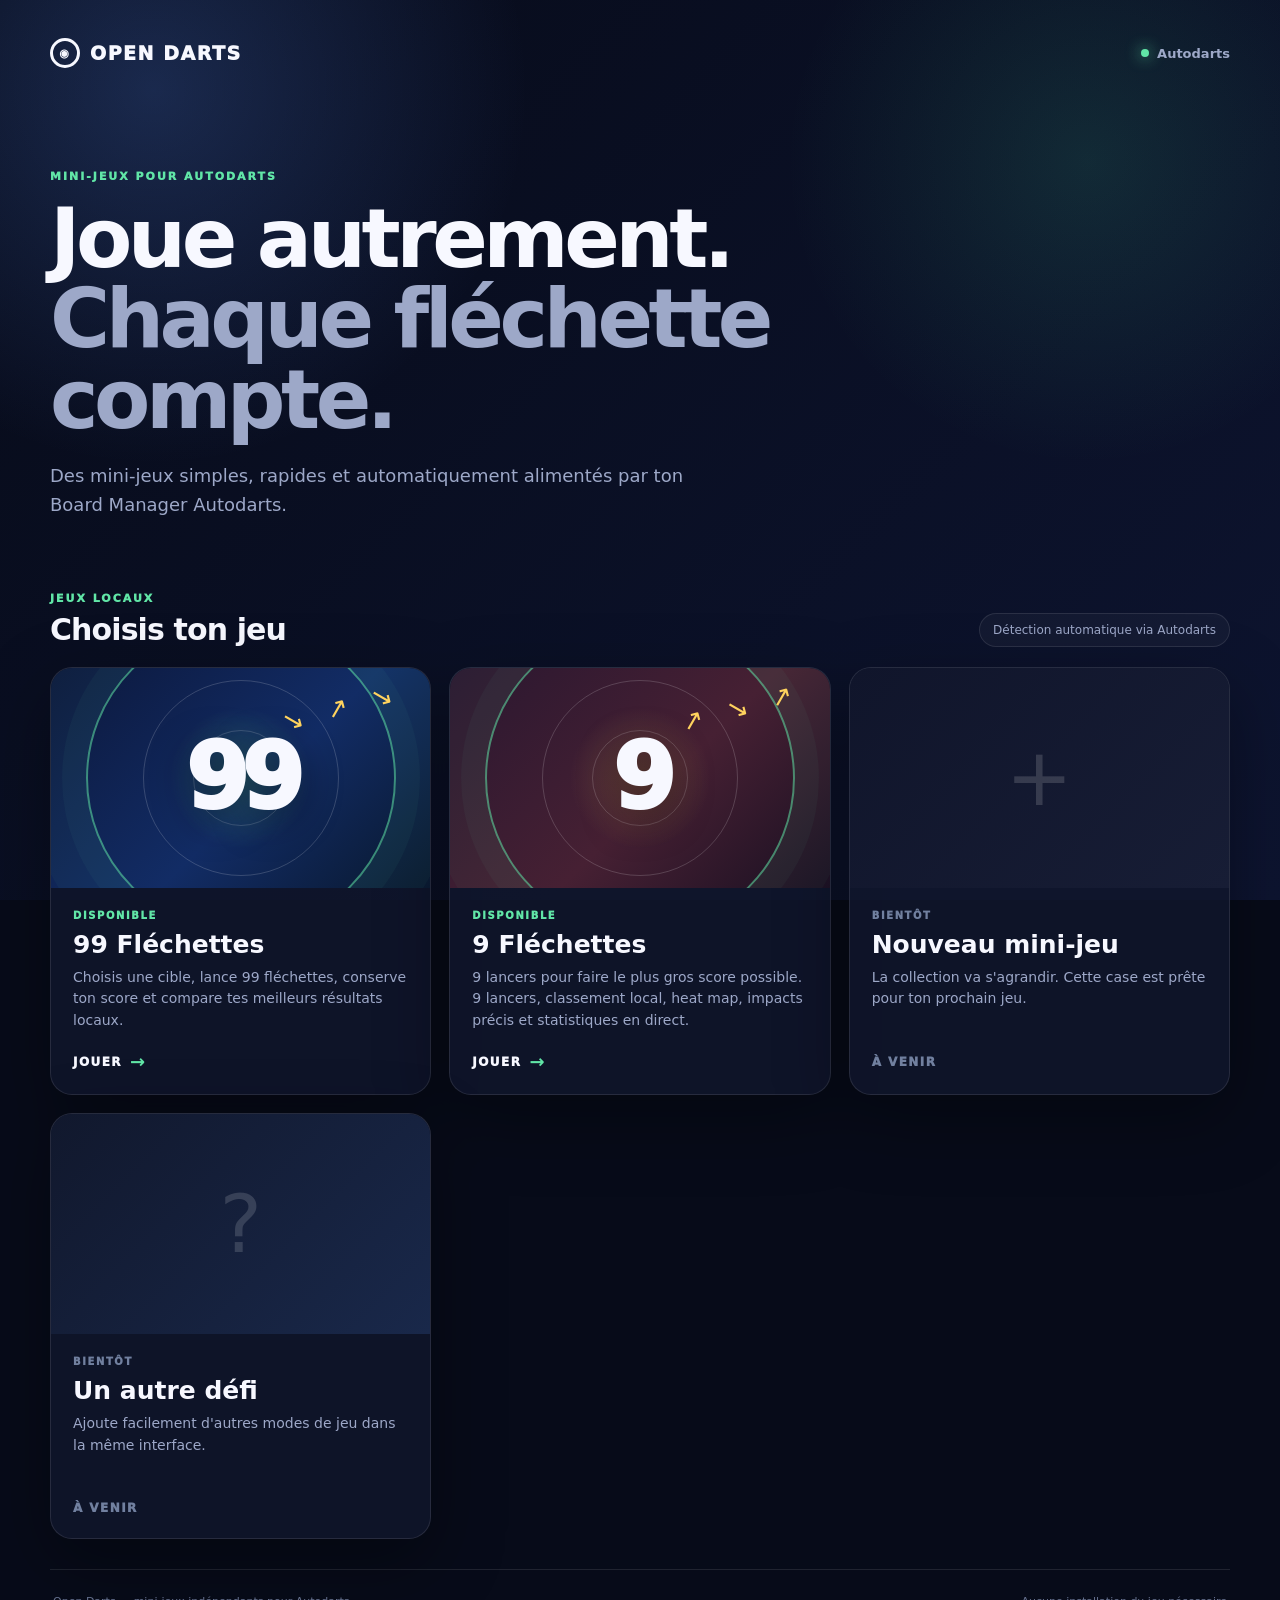
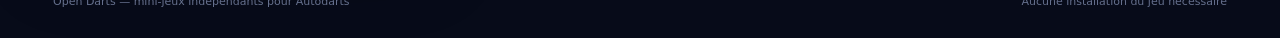
<file: index.html>
<!doctype html><html lang="fr"><head><meta charset="utf-8"><meta name="viewport" content="width=device-width,initial-scale=1"><title>Open Darts — Mini-jeux Autodarts</title><link rel="stylesheet" href="style.css"></head><body><div class="site-bg"></div><main class="home"><header class="topbar"><a class="brand" href="./"><span class="brand-mark">◉</span><span>OPEN DARTS</span></a><div class="top-actions"><span class="live-dot"></span><span>Autodarts</span></div></header><section class="hero"><div class="eyebrow">MINI-JEUX POUR AUTODARTS</div><h1>Joue autrement.<br><span>Chaque fléchette compte.</span></h1><p>Des mini-jeux simples, rapides et automatiquement alimentés par ton Board Manager Autodarts.</p></section><section class="games-section"><div class="section-head"><div><div class="eyebrow">JEUX LOCAUX</div><h2>Choisis ton jeu</h2></div><div class="connection-note">Détection automatique via Autodarts</div></div><div class="games-grid"><a class="game-card featured" href="./99-darts/"><div class="game-art art-99"><div class="art-rings"></div><div class="art-number">99</div><div class="art-darts">↘ ↗ ↘</div></div><div class="game-info"><div class="game-tag">DISPONIBLE</div><h3>99 Fléchettes</h3><p>Choisis une cible, lance 99 fléchettes, conserve ton score et compare tes meilleurs résultats locaux.</p><span class="play-link">JOUER <b>→</b></span></div></a><a class="game-card featured" href="./9-darts/"><div class="game-art art-9"><div class="art-rings"></div><div class="art-number">9</div><div class="art-darts">↗ ↘ ↗</div></div><div class="game-info"><div class="game-tag">DISPONIBLE</div><h3>9 Fléchettes</h3><p>9 lancers pour faire le plus gros score possible. 9 lancers, classement local, heat map, impacts précis et statistiques en direct.</p><span class="play-link">JOUER <b>→</b></span></div></a><div class="game-card coming"><div class="game-art art-coming"><div class="plus">+</div></div><div class="game-info"><div class="game-tag muted-tag">BIENTÔT</div><h3>Nouveau mini-jeu</h3><p>La collection va s'agrandir. Cette case est prête pour ton prochain jeu.</p><span class="play-link muted-link">À VENIR</span></div></div><div class="game-card coming"><div class="game-art art-coming alt"><div class="question">?</div></div><div class="game-info"><div class="game-tag muted-tag">BIENTÔT</div><h3>Un autre défi</h3><p>Ajoute facilement d'autres modes de jeu dans la même interface.</p><span class="play-link muted-link">À VENIR</span></div></div></div></section><footer><span>Open Darts — mini-jeux indépendants pour Autodarts</span><span>Aucune installation du jeu nécessaire</span></footer></main></body></html>
</file>
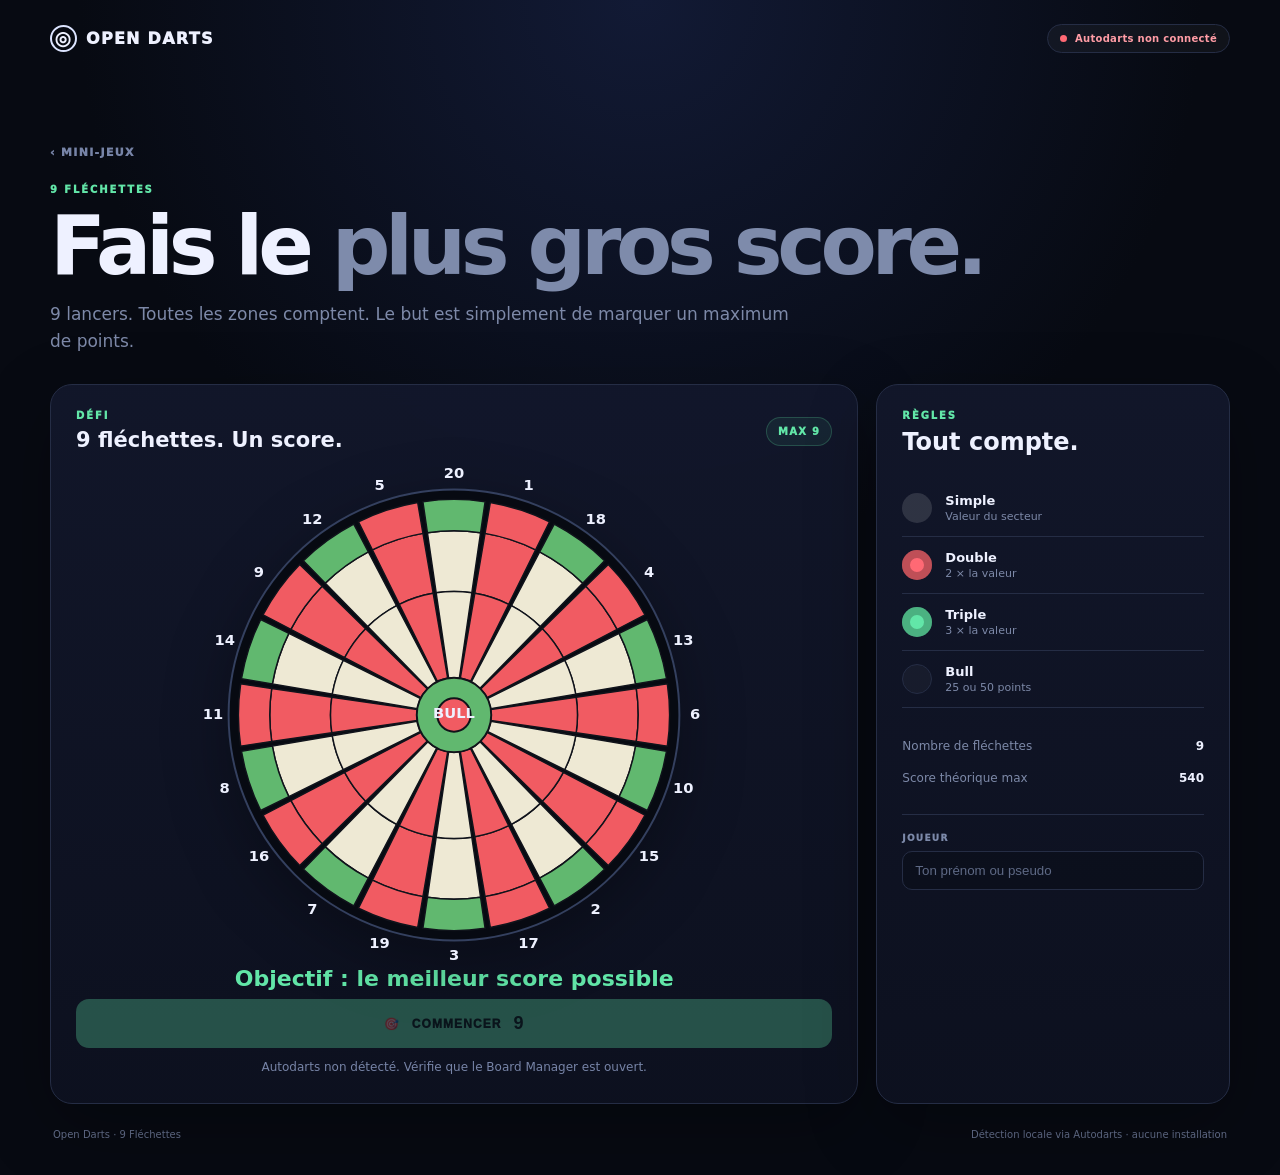
<file: 9-darts/index.html>
<!doctype html>
<html lang="fr">
<head>
<meta charset="utf-8"><meta name="viewport" content="width=device-width,initial-scale=1">
<title>9 Fléchettes — Open Darts</title><link rel="stylesheet" href="style.css">
</head>
<body><div class="app">
<header class="topbar"><a class="brand" href="../"><span class="brand-mark">◎</span> OPEN DARTS</a><div id="connection" class="status connecting"><span class="status-dot"></span>Connexion à Autodarts…</div></header>
<main class="screen">
<section id="setup" class="setup-screen">
<div class="page-title"><a class="back" href="../">‹ MINI-JEUX</a><div class="eyebrow">9 FLÉCHETTES</div><h1>Fais le <span>plus gros score.</span></h1><p>9 lancers. Toutes les zones comptent. Le but est simplement de marquer un maximum de points.</p></div>
<div class="setup-layout">
<section class="card target-card"><div class="card-head"><div><div class="eyebrow">DÉFI</div><h2>9 fléchettes. Un score.</h2></div><div class="selected-badge">MAX 9</div></div>
<div class="board-picker"><svg id="boardSvg" viewBox="0 0 500 500" aria-label="Dartboard"></svg></div>
<div class="target-actions"><div class="target-display"><b>Objectif : le meilleur score possible</b></div><button id="startBtn" class="primary start" disabled><span>🎯</span> COMMENCER <b>9</b></button><div id="setupMessage" class="setup-message">Connexion à Autodarts…</div></div></section>
<aside class="card rules-card"><div class="eyebrow">RÈGLES</div><h2>Tout compte.</h2>
<div class="rule"><span class="rule-icon single"></span><div><b>Simple</b><small>Valeur du secteur</small></div></div>
<div class="rule"><span class="rule-icon double"></span><div><b>Double</b><small>2 × la valeur</small></div></div>
<div class="rule"><span class="rule-icon triple"></span><div><b>Triple</b><small>3 × la valeur</small></div></div>
<div class="rule"><span class="rule-icon miss"></span><div><b>Bull</b><small>25 ou 50 points</small></div></div>
<div class="rule-divider"></div><div class="mini-stat"><span>Nombre de fléchettes</span><b>9</b></div><div class="mini-stat"><span>Score théorique max</span><b>540</b></div>
<div class="player-box"><label for="playerName">JOUEUR</label><input id="playerName" maxlength="24" placeholder="Ton prénom ou pseudo"></div>
</aside></div></section>

<section id="game" class="hidden">
<div class="game-header"><div><a class="back" href="../">‹ MINI-JEUX</a><div class="game-target-label">MODE</div><div class="game-target">9 FLÉCHETTES</div></div><div id="gamePlayer" class="player-pill">JOUEUR</div></div>
<section class="card score-card"><div class="score-top"><span>FLÉCHETTES <b><span id="dartCount">0</span>/9</b></span><span>PROGRESSION <i id="percent">0%</i></span></div><div class="progress"><div id="progressBar"></div></div><div class="score-main"><div class="score-caption">SCORE</div><div id="score" class="score">0</div><div class="score-sub">moyenne <b id="average">0.00</b> / fléchette · moyenne 3 fléchettes <b id="avg3all">0.00</b></div></div></section>
<div class="dashboard">
<section class="card live-board-card"><div class="card-head"><div><div class="eyebrow">HEAT MAP</div><h2>Où partent tes fléchettes ?</h2></div><div class="heat-legend"><span>0</span><i></i><span>beaucoup</span></div></div>
<div class="heat-wrap"><svg id="heatSvg" viewBox="0 0 500 500" aria-label="Heat map en temps réel"></svg><div class="heat-center"><b id="scoreCenter">0</b><span>points</span></div></div>
<div class="coord-status"><span id="coordMode">EN ATTENTE DES COORDONNÉES</span><b><span id="exactHits">0</span>/9 impacts positionnés</b></div>
<div class="heat-foot"><span><b id="targetHits">0</b> triples</span><span><b id="currentStreak">0</b> série ≥ 20 pts</span><span><b id="bestStreak">0</b> meilleure série</span></div></section>
<aside class="side-column">
<section class="card stats-card"><div class="eyebrow">LIVE STATS</div><h2>Ta partie</h2>
<div class="stat"><span>Simples</span><b id="singleCount">0</b></div><div class="stat"><span>Doubles</span><b id="doubleCount">0</b></div><div class="stat"><span>Triples</span><b id="tripleCount">0</b></div><div class="stat"><span>Bull / Bullseye</span><b id="bullCount">0</b></div><div class="stat"><span>Score / 9</span><b id="pace9">0</b></div><div class="stat highlight"><span>Dernier lancer</span><b id="lastDart">—</b></div></section>
<section class="card stats-card compact-stats"><div class="eyebrow">FORME</div><h2>Derniers lancers</h2><div class="trend-grid"><div><span>3 dernières</span><b id="avg3">0.00</b></div><div><span>Meilleur lancer</span><b id="bestDart">0</b></div><div><span>Triple / 3D</span><b id="tripleRate">0%</b></div><div><span>Exactitude</span><b id="exactRate">0%</b></div></div></section>
<button id="resetBtn" class="secondary full">ABANDONNER LA PARTIE</button></aside></div>
<section class="card feed-card"><div class="card-head"><div><div class="eyebrow">EN DIRECT</div><h2>Les 9 fléchettes</h2></div><div class="live-pill"><span></span> LIVE</div></div><div id="throws" class="throws"></div></section>
<section id="finish" class="card finish hidden"><div class="finish-trophy">🏆</div><div id="finishPlayer" class="finish-player">JOUEUR</div><div id="finalScore" class="final-score">0</div><div class="finish-points">POINTS</div><div id="finalTarget" class="finish-target">9 fléchettes</div>
<div class="result-stats"><div><b id="finalAverage">0.00</b><span>MOY. / FLÉCHETTE</span></div><div><b id="finalBest">0</b><span>MEILLEUR LANCER</span></div><div><b id="finalTriples">0</b><span>TRIPLES</span></div><div><b id="finalBulls">0</b><span>BULLS</span></div></div>
<div id="bestMessage" class="best-message"></div><div class="finish-actions"><button id="againBtn" class="primary">REJOUER</button><button id="shareBtn" class="secondary">↗ PARTAGER</button></div><div id="shareMessage" class="share-message"></div>
<div class="history-card"><div class="card-head"><div><div class="eyebrow">CLASSEMENT LOCAL</div><h2>Meilleurs scores</h2></div><button id="clearHistory" class="text-button">EFFACER</button></div><div id="history" class="history"></div></div></section>
    </section>

    <footer><span>Open Darts · 9 Fléchettes</span><span>Détection locale via Autodarts · aucune installation</span></footer>
</main></div><script src="game.js"></script></body></html>
</file>
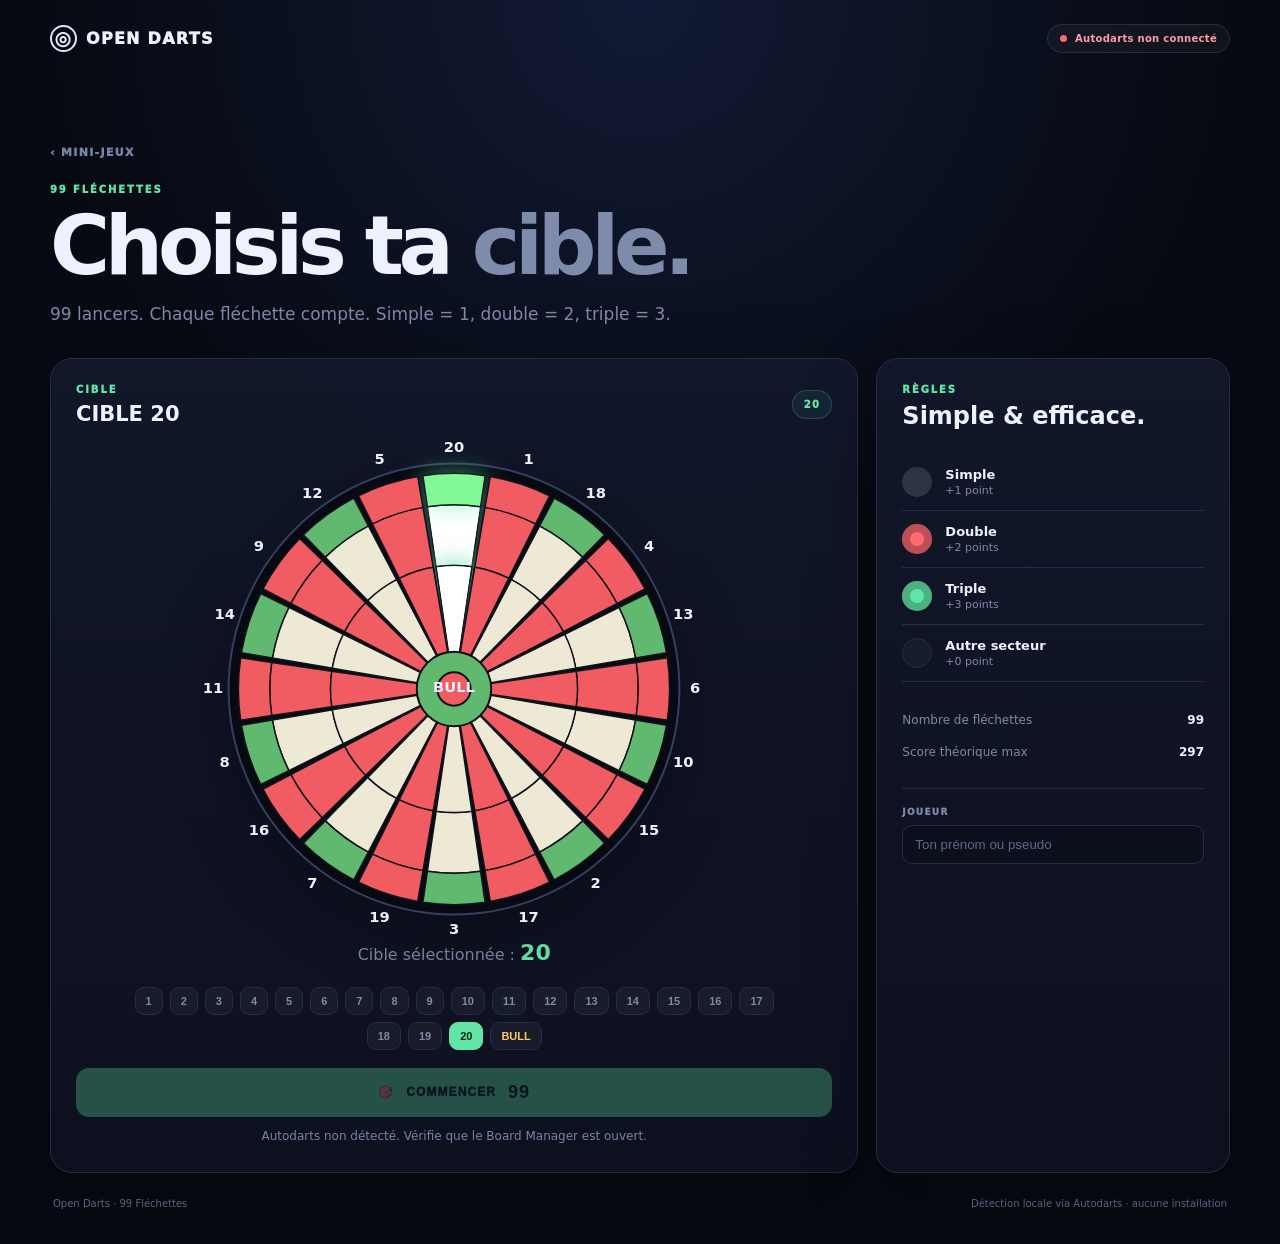
<file: 99-darts/index.html>
<!doctype html>
<html lang="fr">
<head>
  <meta charset="utf-8">
  <meta name="viewport" content="width=device-width,initial-scale=1">
  <title>99 Fléchettes — Open Darts</title>
  <link rel="stylesheet" href="style.css">
</head>
<body>
<div class="app">
  <header class="topbar">
    <a class="brand" href="../"><span class="brand-mark">◎</span> OPEN DARTS</a>
    <div id="connection" class="status connecting"><span class="status-dot"></span>Connexion à Autodarts…</div>
  </header>

  <main class="screen">
    <section id="setup" class="setup-screen">
      <div class="page-title">
        <a class="back" href="../">‹ MINI-JEUX</a>
        <div class="eyebrow">99 FLÉCHETTES</div>
        <h1>Choisis ta <span>cible.</span></h1>
        <p>99 lancers. Chaque fléchette compte. Simple = 1, double = 2, triple = 3.</p>
      </div>

      <div class="setup-layout">
        <section class="card target-card">
          <div class="card-head">
            <div><div class="eyebrow">CIBLE</div><h2 id="targetName">CIBLE 20</h2></div>
            <div id="selectedBadge" class="selected-badge">20</div>
          </div>
          <div class="board-picker"><svg id="boardSvg" viewBox="0 0 500 500" aria-label="Dartboard"></svg></div>
          <div class="target-actions">
            <div class="target-display">Cible sélectionnée : <b id="targetDisplay">20</b></div>
            <div id="targetButtons" class="target-buttons"></div>
            <button id="startBtn" class="primary start" disabled><span>🎯</span> COMMENCER <b>99</b></button>
            <div id="setupMessage" class="setup-message">Connexion à Autodarts…</div>
          </div>
        </section>

        <aside class="card rules-card">
          <div class="eyebrow">RÈGLES</div>
          <h2>Simple & efficace.</h2>
          <div class="rule"><span class="rule-icon single"></span><div><b>Simple</b><small>+1 point</small></div></div>
          <div class="rule"><span class="rule-icon double"></span><div><b>Double</b><small>+2 points</small></div></div>
          <div class="rule"><span class="rule-icon triple"></span><div><b>Triple</b><small>+3 points</small></div></div>
          <div class="rule"><span class="rule-icon miss"></span><div><b>Autre secteur</b><small>+0 point</small></div></div>
          <div class="rule-divider"></div>
          <div class="mini-stat"><span>Nombre de fléchettes</span><b>99</b></div>
          <div class="mini-stat"><span>Score théorique max</span><b>297</b></div>
          <div class="player-box">
            <label for="playerName">JOUEUR</label>
            <input id="playerName" maxlength="24" placeholder="Ton prénom ou pseudo">
          </div>
        </aside>
      </div>
    </section>

    <section id="game" class="hidden">
      <div class="game-header">
        <div>
          <a class="back" href="../">‹ MINI-JEUX</a>
          <div class="game-target-label">CIBLE</div>
          <div id="gameTarget" class="game-target">20</div>
        </div>
        <div id="gamePlayer" class="player-pill">JOUEUR</div>
      </div>

      <section class="card score-card">
        <div class="score-top">
          <span>FLÉCHETTES <b><span id="dartCount">0</span>/99</b></span>
          <span>PROGRESSION <i id="percent">0%</i></span>
        </div>
        <div class="progress"><div id="progressBar"></div></div>
        <div class="score-main">
          <div class="score-caption">SCORE</div>
          <div id="score" class="score">0</div>
          <div class="score-sub">moyenne <b id="average">0.00</b> / fléchette · rythme final <b id="projected">0</b> pts</div>
        </div>
      </section>

      <div class="dashboard">
        <section class="card live-board-card">
          <div class="card-head">
            <div><div class="eyebrow">HEAT MAP</div><h2>Où partent tes fléchettes ?</h2></div>
            <div class="heat-legend"><span>0</span><i></i><span>beaucoup</span></div>
          </div>
          <div class="heat-wrap">
            <svg id="heatSvg" viewBox="0 0 500 500" aria-label="Heat map en temps réel"></svg>
            <div class="heat-center"><b id="targetHits">0</b><span>touches cible</span></div>
          </div>
          <div class="coord-status"><span id="coordMode">EN ATTENTE DES COORDONNÉES</span><b><span id="exactHits">0</span>/99 impacts positionnés</b></div>
          <div class="heat-foot">
            <span><b id="heatTargetRate">0%</b> de réussite sur la cible</span>
            <span><b id="currentStreak">0</b> série actuelle</span>
            <span><b id="bestStreak">0</b> meilleure série</span>
          </div>
        </section>

        <aside class="side-column">
          <section class="card stats-card">
            <div class="eyebrow">LIVE STATS</div><h2>Ta partie</h2>
            <div class="stat"><span>Simples cible</span><b id="singleCount">0</b></div>
            <div class="stat"><span>Doubles cible</span><b id="doubleCount">0</b></div>
            <div class="stat"><span>Triples cible</span><b id="tripleCount">0</b></div>
            <div class="stat"><span>Autres / ratés</span><b id="missCount">0</b></div>
            <div class="stat"><span>Réussite cible</span><b id="hitRate">0%</b></div>
            <div class="stat highlight"><span>Dernier lancer</span><b id="lastDart">—</b></div>
          </section>

          <section class="card stats-card compact-stats">
            <div class="eyebrow">FORME</div><h2>Derniers lancers</h2>
            <div class="trend-grid">
              <div><span>3 dernières</span><b id="avg3">0.00</b></div>
              <div><span>9 dernières</span><b id="avg9">0.00</b></div>
              <div><span>Meilleur lancer</span><b id="bestDart">0</b></div>
              <div><span>Score / 33</span><b id="pace33">0</b></div>
            </div>
          </section>

          <button id="resetBtn" class="secondary full">ABANDONNER LA PARTIE</button>
        </aside>
      </div>

      <section class="card feed-card">
        <div class="card-head">
          <div><div class="eyebrow">EN DIRECT</div><h2>Dernières fléchettes</h2></div>
          <div class="live-pill"><span></span> LIVE</div>
        </div>
        <div id="throws" class="throws"></div>
      </section>
<section id="finish" class="card finish hidden">
      <div class="finish-trophy">🏆</div>
      <div id="finishPlayer" class="finish-player">JOUEUR</div>
      <div id="finalScore" class="final-score">0</div>
      <div class="finish-points">POINTS</div>
      <div id="finalTarget" class="finish-target">Cible : 20</div>
      <div class="result-stats">
        <div><b id="finalAverage">0.00</b><span>MOY. / FLÉCHETTE</span></div>
        <div><b id="finalSingles">0</b><span>SIMPLES</span></div>
        <div><b id="finalDoubles">0</b><span>DOUBLES</span></div>
        <div><b id="finalTriples">0</b><span>TRIPLES</span></div>
      </div>
      <div id="bestMessage" class="best-message"></div>
      <div class="finish-actions">
        <button id="againBtn" class="primary">REJOUER</button>
        <button id="shareBtn" class="secondary">↗ PARTAGER</button>
      </div>
      <div id="shareMessage" class="share-message"></div>
      <div class="history-card">
        <div class="card-head"><div><div class="eyebrow">CLASSEMENT LOCAL</div><h2>Meilleurs scores</h2></div><button id="clearHistory" class="text-button">EFFACER</button></div>
        <div id="history" class="history"></div>
      </div>
    </section>
    </section>

    <footer><span>Open Darts · 99 Fléchettes</span><span>Détection locale via Autodarts · aucune installation</span></footer>
  </main>
</div>
<script src="game.js"></script>
</body>
</html>
</file>
<file: style.css>
:root{--bg:#070b19;--bg2:#0d1430;--card:rgba(16,22,45,.82);--line:rgba(255,255,255,.1);--text:#f7f8ff;--muted:#9da8c8;--green:#61e6a7;--yellow:#ffd35e;--shadow:0 24px 70px rgba(0,0,0,.35)}*{box-sizing:border-box}html,body{margin:0;min-height:100%;font-family:Inter,ui-sans-serif,system-ui,-apple-system,BlinkMacSystemFont,"Segoe UI",sans-serif;color:var(--text);background:var(--bg)}body{overflow-x:hidden}.site-bg{position:fixed;inset:0;pointer-events:none;background:radial-gradient(circle at 12% 10%,rgba(91,145,255,.22),transparent 27%),radial-gradient(circle at 85% 18%,rgba(74,230,167,.12),transparent 23%),linear-gradient(135deg,var(--bg),var(--bg2))}.home{position:relative;width:min(1180px,calc(100% - 34px));margin:auto;padding:24px 0 30px}.topbar{height:58px;display:flex;align-items:center;justify-content:space-between}.brand{display:flex;align-items:center;gap:10px;color:var(--text);text-decoration:none;font-weight:950;letter-spacing:.08em;font-size:19px}.brand-mark{display:grid;place-items:center;width:30px;height:30px;border:3px solid var(--text);border-radius:50%;font-size:11px}.top-actions{display:flex;align-items:center;gap:8px;color:var(--muted);font-size:13px;font-weight:800}.live-dot{width:8px;height:8px;border-radius:50%;background:var(--green);box-shadow:0 0 15px var(--green)}.hero{padding:88px 0 72px;max-width:820px}.eyebrow{font-size:11px;letter-spacing:.18em;font-weight:950;color:var(--green)}.hero h1{font-size:clamp(42px,7vw,82px);line-height:.98;margin:16px 0 22px;letter-spacing:-.055em}.hero h1 span{color:var(--muted)}.hero p{font-size:18px;line-height:1.6;color:var(--muted);max-width:690px;margin:0}.games-section{padding-bottom:30px}.section-head{display:flex;justify-content:space-between;align-items:end;gap:20px;margin-bottom:20px}.section-head h2{font-size:30px;margin:7px 0 0;letter-spacing:-.03em}.connection-note{font-size:12px;color:var(--muted);border:1px solid var(--line);padding:9px 13px;border-radius:999px;background:rgba(255,255,255,.035)}.games-grid{display:grid;grid-template-columns:repeat(3,1fr);gap:18px}.game-card{border:1px solid var(--line);border-radius:22px;overflow:hidden;background:var(--card);box-shadow:var(--shadow);transition:.2s;text-decoration:none;color:inherit}.game-card:hover{transform:translateY(-5px);border-color:rgba(255,255,255,.23)}.game-art{height:220px;position:relative;overflow:hidden;display:grid;place-items:center}.art-9{background:radial-gradient(circle at 50% 50%,rgba(255,202,92,.20),transparent 32%),linear-gradient(135deg,#2a1730,#462033 55%,#1a1022)}.art-99{background:radial-gradient(circle at 50% 50%,rgba(97,230,167,.25),transparent 32%),linear-gradient(135deg,#0c183c,#122c65 55%,#09182e)}.art-rings{position:absolute;width:310px;height:310px;border-radius:50%;border:2px solid rgba(97,230,167,.55);box-shadow:0 0 0 24px rgba(97,230,167,.04),0 0 0 58px rgba(97,230,167,.03)}.art-rings:before,.art-rings:after{content:"";position:absolute;border-radius:50%;border:1px solid rgba(255,255,255,.17)}.art-rings:before{inset:55px}.art-rings:after{inset:105px}.art-number{position:relative;font-size:90px;font-weight:1000;letter-spacing:-.08em;text-shadow:0 10px 40px rgba(0,0,0,.45)}.art-darts{position:absolute;right:28px;top:24px;font-size:26px;transform:rotate(-15deg);color:var(--yellow);letter-spacing:8px}.art-coming{background:linear-gradient(135deg,#10152b,#171d35)}.art-coming.alt{background:linear-gradient(135deg,#11182d,#19284a)}.plus,.question{font-size:80px;color:rgba(255,255,255,.15);font-weight:200}.game-info{padding:22px}.game-tag{font-size:10px;font-weight:950;letter-spacing:.16em;color:var(--green)}.muted-tag{color:#71809f}.game-info h3{font-size:25px;margin:9px 0 8px}.game-info p{font-size:14px;line-height:1.55;color:var(--muted);min-height:66px;margin:0 0 18px}.play-link{display:inline-flex;gap:8px;align-items:center;color:var(--text);font-size:12px;font-weight:950;letter-spacing:.12em}.play-link b{font-size:18px;color:var(--green)}.muted-link{color:#71809f}footer{display:flex;justify-content:space-between;gap:15px;color:#65708d;font-size:11px;padding:25px 3px 0;border-top:1px solid var(--line)}@media(max-width:850px){.games-grid{grid-template-columns:1fr 1fr}.hero{padding-top:65px}.section-head{align-items:flex-start;flex-direction:column}}@media(max-width:560px){.games-grid{grid-template-columns:1fr}.hero{padding:52px 0}.connection-note{display:none}footer{flex-direction:column}}
</file>
<file: 9-darts/style.css>
:root{--bg:#070a12;--card:#111528;--card2:#0d1221;--line:#252d45;--text:#eef1ff;--muted:#7d89a8;--green:#62e6a8;--green2:#35c98a;--red:#ff6974;--yellow:#ffca5c;--shadow:0 22px 70px rgba(0,0,0,.28)}*{box-sizing:border-box}html,body{margin:0;min-height:100%;background:radial-gradient(circle at 50% 0%,#121a35 0,#070a12 42%);color:var(--text);font-family:Inter,ui-sans-serif,system-ui,-apple-system,BlinkMacSystemFont,"Segoe UI",sans-serif}body{padding-bottom:35px}.app{width:min(100% - 34px,1180px);margin:auto}.topbar{height:76px;display:flex;align-items:center;justify-content:space-between}.brand{display:flex;align-items:center;gap:9px;color:var(--text);text-decoration:none;font-weight:1000;letter-spacing:.08em}.brand-mark{display:grid;place-items:center;width:27px;height:27px;border:2px solid #dce4ff;border-radius:50%;font-size:19px}.status{display:flex;align-items:center;gap:8px;border:1px solid var(--line);background:rgba(255,255,255,.035);padding:8px 12px;border-radius:999px;font-size:10px;font-weight:900;letter-spacing:.03em}.status-dot{width:7px;height:7px;border-radius:50%;background:#ffc85c}.status.online{color:var(--green)}.status.online .status-dot{background:var(--green);box-shadow:0 0 14px var(--green)}.status.offline{color:#ff9ca5}.status.offline .status-dot{background:var(--red)}.screen{padding-top:20px}.hidden{display:none!important}.page-title{padding:45px 0 30px}.back{display:inline-block;color:#7784a7;text-decoration:none;font-size:11px;font-weight:950;letter-spacing:.12em;margin-bottom:25px}.back:hover{color:var(--text)}.eyebrow{font-size:10px;letter-spacing:.19em;font-weight:950;color:var(--green)}.page-title h1{font-size:clamp(46px,7vw,82px);letter-spacing:-.065em;line-height:.92;margin:13px 0 18px}.page-title h1 span{color:#7e8bab}.page-title p{color:var(--muted);font-size:17px;line-height:1.55;max-width:740px;margin:0}.card{background:linear-gradient(180deg,rgba(18,23,43,.96),rgba(13,17,32,.96));border:1px solid var(--line);border-radius:22px;box-shadow:var(--shadow);backdrop-filter:blur(12px)}.setup-layout{display:grid;grid-template-columns:minmax(0,1.6fr) minmax(280px,.7fr);gap:18px}.target-card{padding:25px}.card-head{display:flex;justify-content:space-between;align-items:center;gap:15px}.card-head h2{font-size:21px;margin:7px 0 0}.selected-badge,.player-pill{font-size:10px;letter-spacing:.13em;font-weight:950;color:var(--green);border:1px solid rgba(98,230,168,.22);background:rgba(98,230,168,.07);padding:8px 11px;border-radius:999px}.board-picker{display:grid;place-items:center;padding:18px 0 6px}#boardSvg{width:min(100%,490px);height:auto;overflow:visible;filter:drop-shadow(0 18px 30px rgba(0,0,0,.3))}.board-segment{cursor:pointer;transition:filter .15s,opacity .15s}.board-segment:hover{filter:brightness(1.3)}.board-segment.selected{filter:brightness(1.35) drop-shadow(0 0 12px rgba(98,230,168,.55))}.board-label{fill:#eef1ff;font-size:15px;font-weight:900;pointer-events:none}.target-actions{text-align:center}.target-display{font-size:16px;color:var(--muted);min-height:33px}.target-display b{color:var(--green);font-size:22px}.target-buttons{display:flex;flex-wrap:wrap;justify-content:center;gap:7px;margin:14px auto 18px;max-width:650px}.target-chip{border:1px solid var(--line);background:rgba(255,255,255,.045);color:var(--muted);border-radius:9px;padding:7px 10px;font-size:11px;font-weight:900;cursor:pointer}.target-chip:hover{color:var(--text);border-color:rgba(255,255,255,.25)}.target-chip.selected{color:#061f15;background:var(--green);border-color:var(--green)}.target-chip.bull{color:var(--yellow)}.target-chip.bull.selected{color:#241b00;background:var(--yellow);border-color:var(--yellow)}.primary,.secondary{border:0;border-radius:13px;padding:14px 18px;font-weight:950;cursor:pointer}.primary{background:var(--green);color:#061f15}.primary:hover:not(:disabled){filter:brightness(1.05);transform:translateY(-1px)}.primary:disabled{opacity:.3;cursor:not-allowed}.start{width:100%;display:flex;justify-content:center;align-items:center;gap:12px;font-size:12px;letter-spacing:.09em}.start b{font-size:18px}.setup-message{text-align:center;color:#7784a7;font-size:12px;min-height:18px;margin-top:12px}.rules-card{padding:25px}.rules-card h2{font-size:24px;margin:7px 0 24px}.rule{display:flex;align-items:center;gap:13px;padding:13px 0;border-bottom:1px solid var(--line)}.rule-icon{width:30px;height:30px;border-radius:50%;display:block}.rule-icon.single{background:rgba(255,255,255,.13)}.rule-icon.double{background:var(--red);box-shadow:inset 0 0 0 8px rgba(0,0,0,.25)}.rule-icon.triple{background:var(--green);box-shadow:inset 0 0 0 8px rgba(0,0,0,.23)}.rule-icon.miss{background:rgba(255,255,255,.035);border:1px solid var(--line)}.rule b{display:block;font-size:13px}.rule small{display:block;color:var(--muted);font-size:11px;margin-top:2px}.rule-divider{height:22px}.mini-stat{display:flex;justify-content:space-between;color:var(--muted);font-size:12px;padding:9px 0}.mini-stat b{color:var(--text)}.player-box{margin-top:20px;padding-top:18px;border-top:1px solid var(--line)}.player-box label{display:block;color:#7c89a9;font-size:9px;letter-spacing:.14em;font-weight:950;margin-bottom:8px}.player-box input{width:100%;border:1px solid var(--line);border-radius:10px;background:rgba(0,0,0,.18);color:var(--text);padding:11px 12px;outline:none}.player-box input:focus{border-color:rgba(98,230,168,.55)}.player-box input::placeholder{color:#5e6985}.game-header{display:flex;justify-content:space-between;align-items:end;margin:22px 0 16px}.game-header .back{margin-bottom:13px}.game-target-label{color:#7582a3;font-size:9px;font-weight:950;letter-spacing:.17em}.game-target{font-size:32px;font-weight:950;line-height:1;margin-top:4px}.score-card{padding:21px 25px}.score-top{display:flex;justify-content:space-between;color:var(--muted);font-size:10px;letter-spacing:.11em;font-weight:900}.score-top b{color:var(--text);margin-left:7px;font-size:13px;letter-spacing:0}.score-top i{font-style:normal;color:var(--green)}.progress{height:7px;background:rgba(255,255,255,.06);border-radius:99px;overflow:hidden;margin:12px 0 24px}.progress>div{height:100%;width:0;background:linear-gradient(90deg,var(--green2),var(--green));border-radius:99px;transition:width .2s}.score-main{text-align:center}.score-caption{font-size:9px;letter-spacing:.2em;font-weight:950;color:#7582a3}.score{font-size:74px;line-height:.9;font-weight:1000;letter-spacing:-.07em;color:var(--green);margin-top:8px}.score-sub{font-size:11px;color:var(--muted);margin-top:8px}.score-sub b{color:var(--text)}.dashboard{display:grid;grid-template-columns:minmax(0,1.45fr) minmax(300px,.75fr);gap:18px;margin-top:18px}.live-board-card{padding:23px}.heat-legend{display:flex;align-items:center;gap:7px;color:#66738f;font-size:9px}.heat-legend i{display:block;width:75px;height:7px;border-radius:99px;background:linear-gradient(90deg,rgba(98,230,168,.08),rgba(98,230,168,.9))}.heat-wrap{position:relative;display:grid;place-items:center;min-height:370px}.heat-wrap svg{width:min(100%,430px);height:auto;filter:drop-shadow(0 16px 35px rgba(0,0,0,.3))}.heat-segment{fill:rgba(255,255,255,.035);stroke:rgba(255,255,255,.07);transition:fill .25s,stroke .2s}.heat-segment.target-zone{filter:drop-shadow(0 0 7px rgba(98,230,168,.25))}.heat-label{font-size:14px;font-weight:950;pointer-events:none}.heat-bull{fill:rgba(255,255,255,.04);stroke:rgba(255,255,255,.1);stroke-width:2}.heat-bullseye{fill:rgba(255,255,255,.04);stroke:rgba(255,255,255,.1);stroke-width:2}.heat-center-label{fill:#8793b0;font-size:9px;font-weight:950;letter-spacing:.15em}.heat-center{position:absolute;left:50%;top:50%;transform:translate(-50%,-50%);display:flex;flex-direction:column;align-items:center;pointer-events:none}.heat-center b{font-size:34px;line-height:1;color:var(--green)}.heat-center span{font-size:8px;color:#7885a4;text-transform:uppercase;letter-spacing:.11em;margin-top:5px}.heat-foot{display:grid;grid-template-columns:repeat(3,1fr);gap:8px;border-top:1px solid var(--line);padding-top:16px;text-align:center;color:var(--muted);font-size:10px}.heat-foot b{display:block;color:var(--text);font-size:16px;margin-bottom:3px}.side-column{display:flex;flex-direction:column;gap:18px}.stats-card{padding:23px}.stats-card h2{font-size:21px;margin:7px 0 14px}.stat{display:flex;justify-content:space-between;align-items:center;padding:11px 0;border-bottom:1px solid var(--line);color:var(--muted);font-size:11px}.stat b{font-size:14px;color:var(--text)}.stat.highlight b{color:var(--green);max-width:150px;overflow:hidden;text-overflow:ellipsis;white-space:nowrap}.trend-grid{display:grid;grid-template-columns:1fr 1fr;gap:9px;margin-top:14px}.trend-grid div{padding:13px;border:1px solid var(--line);border-radius:12px;background:rgba(255,255,255,.025)}.trend-grid span{display:block;color:var(--muted);font-size:9px}.trend-grid b{display:block;margin-top:5px;font-size:19px}.full{width:100%;background:rgba(255,255,255,.05);border:1px solid var(--line);color:var(--muted)}.full:hover{color:var(--text)}.feed-card{padding:23px;margin-top:18px}.live-pill{display:flex;align-items:center;gap:6px;font-size:9px;font-weight:950;letter-spacing:.12em;color:var(--green);padding:7px 9px;border-radius:999px;background:rgba(98,230,168,.07);border:1px solid rgba(98,230,168,.18)}.live-pill span{width:6px;height:6px;border-radius:50%;background:var(--green);box-shadow:0 0 10px var(--green)}.throws{display:flex;flex-direction:column;gap:7px;margin-top:17px;max-height:380px;overflow:auto}.throw{display:flex;align-items:center;justify-content:space-between;gap:15px;padding:12px 14px;border-radius:11px;background:rgba(255,255,255,.045);border:1px solid transparent;animation:slideIn .22s ease-out}.throw.good{border-color:rgba(98,230,168,.11)}.throw.triple{background:rgba(98,230,168,.09);border-color:rgba(98,230,168,.22);animation:tripleIn .42s ease-out}.throw.zero{opacity:.72}.throw-left{display:flex;align-items:center;gap:12px}.throw-number{width:34px;height:34px;border-radius:9px;display:grid;place-items:center;background:rgba(255,255,255,.06);font-size:11px;font-weight:950;color:#8490ae}.throw-name{font-size:14px;font-weight:950}.throw-detail{font-size:10px;color:var(--muted);margin-top:2px}.throw-points{font-size:20px;font-weight:1000}.good .throw-points{color:var(--green)}.zero .throw-points{color:#7d88a5}.finish{padding:50px 30px;text-align:center;margin-top:25px}.finish-trophy{font-size:55px;margin:12px 0 8px;animation:float 2s ease-in-out infinite}.finish-player{font-size:12px;letter-spacing:.14em;font-weight:950;color:#8d99b8}.final-score{font-size:104px;line-height:.9;font-weight:1000;letter-spacing:-.08em;color:var(--green);margin:10px 0 3px}.finish-points{font-size:10px;letter-spacing:.22em;font-weight:950;color:#7885a6}.finish-target{font-size:14px;font-weight:900;margin-top:17px}.result-stats{display:grid;grid-template-columns:repeat(4,1fr);max-width:650px;margin:30px auto 25px;border:1px solid var(--line);border-radius:14px;overflow:hidden}.result-stats div{padding:14px 8px;border-right:1px solid var(--line)}.result-stats div:last-child{border:0}.result-stats b{display:block;font-size:20px}.result-stats span{display:block;color:var(--muted);font-size:9px;margin-top:4px}.finish-actions{display:flex;justify-content:center;gap:10px;flex-wrap:wrap}.finish-actions .primary{min-width:160px}.finish-actions .secondary{color:var(--text);background:rgba(255,255,255,.06)}.share-message,.best-message{min-height:18px;font-size:11px;color:var(--muted);margin-top:12px}.best-message{color:var(--green);font-weight:800}.history-card{margin-top:25px;padding:22px 24px;text-align:left}.text-button{border:0;background:none;color:#697592;font-size:10px;font-weight:900;cursor:pointer}.text-button:hover{color:var(--text)}.history{margin-top:13px}.history-row{display:grid;grid-template-columns:1.4fr .8fr .8fr .8fr;gap:10px;align-items:center;padding:11px 4px;border-bottom:1px solid var(--line);font-size:12px}.history-row b{font-size:15px}.history-row span{color:var(--muted)}.empty-history{text-align:center;color:#65718e;font-size:12px;padding:18px}footer{display:flex;justify-content:space-between;gap:15px;color:#65708d;font-size:10px;padding:25px 3px 0}@keyframes slideIn{from{opacity:0;transform:translateX(-10px)}to{opacity:1;transform:none}}@keyframes tripleIn{0%{transform:scale(.97);box-shadow:0 0 0 rgba(98,230,168,0)}40%{transform:scale(1.015);box-shadow:0 0 28px rgba(98,230,168,.15)}100%{transform:scale(1)}}@keyframes float{50%{transform:translateY(-6px)}}@media(max-width:900px){.setup-layout,.dashboard{grid-template-columns:1fr}.rules-card{display:grid;grid-template-columns:1fr 1fr;gap:0 22px}.rules-card>.eyebrow,.rules-card>h2,.player-box{grid-column:1/-1}.rule-divider{display:none}}@media(max-width:620px){.app{width:min(100% - 20px,1180px)}.page-title{padding-top:30px}.target-card,.rules-card,.live-board-card,.feed-card,.stats-card{padding:18px}.score{font-size:64px}.result-stats{grid-template-columns:1fr 1fr}.result-stats div:nth-child(2){border-right:0}.game-header{margin-top:20px}.page-title h1{font-size:54px}.heat-wrap{min-height:300px}.heat-foot{grid-template-columns:1fr 1fr 1fr}.heat-foot b{font-size:14px}footer{flex-direction:column}}

.coord-status{display:flex;justify-content:space-between;gap:12px;align-items:center;margin:0 8px 14px;padding:9px 11px;border:1px solid rgba(98,230,168,.12);border-radius:9px;background:rgba(98,230,168,.035);font-size:9px;font-weight:900;letter-spacing:.08em;color:#71809e}.coord-status span{color:var(--green)}.coord-status b{color:var(--text);letter-spacing:.02em}.impact-layer{pointer-events:none}.impact-halo{filter:drop-shadow(0 0 8px currentColor)}.impact-dot{filter:drop-shadow(0 1px 4px rgba(0,0,0,.65));transition:r .15s}.impact-dot:last-child{animation:impactPop .35s ease-out}.heat-wrap svg{overflow:visible}@keyframes impactPop{0%{opacity:0;transform:scale(.4);transform-origin:center}70%{opacity:1;transform:scale(1.25)}100%{transform:scale(1)}}
@media(max-width:620px){.coord-status{font-size:8px}}
</file>
<file: 99-darts/style.css>
:root{--bg:#070a12;--card:#111528;--card2:#0d1221;--line:#252d45;--text:#eef1ff;--muted:#7d89a8;--green:#62e6a8;--green2:#35c98a;--red:#ff6974;--yellow:#ffca5c;--shadow:0 22px 70px rgba(0,0,0,.28)}*{box-sizing:border-box}html,body{margin:0;min-height:100%;background:radial-gradient(circle at 50% 0%,#121a35 0,#070a12 42%);color:var(--text);font-family:Inter,ui-sans-serif,system-ui,-apple-system,BlinkMacSystemFont,"Segoe UI",sans-serif}body{padding-bottom:35px}.app{width:min(100% - 34px,1180px);margin:auto}.topbar{height:76px;display:flex;align-items:center;justify-content:space-between}.brand{display:flex;align-items:center;gap:9px;color:var(--text);text-decoration:none;font-weight:1000;letter-spacing:.08em}.brand-mark{display:grid;place-items:center;width:27px;height:27px;border:2px solid #dce4ff;border-radius:50%;font-size:19px}.status{display:flex;align-items:center;gap:8px;border:1px solid var(--line);background:rgba(255,255,255,.035);padding:8px 12px;border-radius:999px;font-size:10px;font-weight:900;letter-spacing:.03em}.status-dot{width:7px;height:7px;border-radius:50%;background:#ffc85c}.status.online{color:var(--green)}.status.online .status-dot{background:var(--green);box-shadow:0 0 14px var(--green)}.status.offline{color:#ff9ca5}.status.offline .status-dot{background:var(--red)}.screen{padding-top:20px}.hidden{display:none!important}.page-title{padding:45px 0 30px}.back{display:inline-block;color:#7784a7;text-decoration:none;font-size:11px;font-weight:950;letter-spacing:.12em;margin-bottom:25px}.back:hover{color:var(--text)}.eyebrow{font-size:10px;letter-spacing:.19em;font-weight:950;color:var(--green)}.page-title h1{font-size:clamp(46px,7vw,82px);letter-spacing:-.065em;line-height:.92;margin:13px 0 18px}.page-title h1 span{color:#7e8bab}.page-title p{color:var(--muted);font-size:17px;line-height:1.55;max-width:740px;margin:0}.card{background:linear-gradient(180deg,rgba(18,23,43,.96),rgba(13,17,32,.96));border:1px solid var(--line);border-radius:22px;box-shadow:var(--shadow);backdrop-filter:blur(12px)}.setup-layout{display:grid;grid-template-columns:minmax(0,1.6fr) minmax(280px,.7fr);gap:18px}.target-card{padding:25px}.card-head{display:flex;justify-content:space-between;align-items:center;gap:15px}.card-head h2{font-size:21px;margin:7px 0 0}.selected-badge,.player-pill{font-size:10px;letter-spacing:.13em;font-weight:950;color:var(--green);border:1px solid rgba(98,230,168,.22);background:rgba(98,230,168,.07);padding:8px 11px;border-radius:999px}.board-picker{display:grid;place-items:center;padding:18px 0 6px}#boardSvg{width:min(100%,490px);height:auto;overflow:visible;filter:drop-shadow(0 18px 30px rgba(0,0,0,.3))}.board-segment{cursor:pointer;transition:filter .15s,opacity .15s}.board-segment:hover{filter:brightness(1.3)}.board-segment.selected{filter:brightness(1.35) drop-shadow(0 0 12px rgba(98,230,168,.55))}.board-label{fill:#eef1ff;font-size:15px;font-weight:900;pointer-events:none}.target-actions{text-align:center}.target-display{font-size:16px;color:var(--muted);min-height:33px}.target-display b{color:var(--green);font-size:22px}.target-buttons{display:flex;flex-wrap:wrap;justify-content:center;gap:7px;margin:14px auto 18px;max-width:650px}.target-chip{border:1px solid var(--line);background:rgba(255,255,255,.045);color:var(--muted);border-radius:9px;padding:7px 10px;font-size:11px;font-weight:900;cursor:pointer}.target-chip:hover{color:var(--text);border-color:rgba(255,255,255,.25)}.target-chip.selected{color:#061f15;background:var(--green);border-color:var(--green)}.target-chip.bull{color:var(--yellow)}.target-chip.bull.selected{color:#241b00;background:var(--yellow);border-color:var(--yellow)}.primary,.secondary{border:0;border-radius:13px;padding:14px 18px;font-weight:950;cursor:pointer}.primary{background:var(--green);color:#061f15}.primary:hover:not(:disabled){filter:brightness(1.05);transform:translateY(-1px)}.primary:disabled{opacity:.3;cursor:not-allowed}.start{width:100%;display:flex;justify-content:center;align-items:center;gap:12px;font-size:12px;letter-spacing:.09em}.start b{font-size:18px}.setup-message{text-align:center;color:#7784a7;font-size:12px;min-height:18px;margin-top:12px}.rules-card{padding:25px}.rules-card h2{font-size:24px;margin:7px 0 24px}.rule{display:flex;align-items:center;gap:13px;padding:13px 0;border-bottom:1px solid var(--line)}.rule-icon{width:30px;height:30px;border-radius:50%;display:block}.rule-icon.single{background:rgba(255,255,255,.13)}.rule-icon.double{background:var(--red);box-shadow:inset 0 0 0 8px rgba(0,0,0,.25)}.rule-icon.triple{background:var(--green);box-shadow:inset 0 0 0 8px rgba(0,0,0,.23)}.rule-icon.miss{background:rgba(255,255,255,.035);border:1px solid var(--line)}.rule b{display:block;font-size:13px}.rule small{display:block;color:var(--muted);font-size:11px;margin-top:2px}.rule-divider{height:22px}.mini-stat{display:flex;justify-content:space-between;color:var(--muted);font-size:12px;padding:9px 0}.mini-stat b{color:var(--text)}.player-box{margin-top:20px;padding-top:18px;border-top:1px solid var(--line)}.player-box label{display:block;color:#7c89a9;font-size:9px;letter-spacing:.14em;font-weight:950;margin-bottom:8px}.player-box input{width:100%;border:1px solid var(--line);border-radius:10px;background:rgba(0,0,0,.18);color:var(--text);padding:11px 12px;outline:none}.player-box input:focus{border-color:rgba(98,230,168,.55)}.player-box input::placeholder{color:#5e6985}.game-header{display:flex;justify-content:space-between;align-items:end;margin:22px 0 16px}.game-header .back{margin-bottom:13px}.game-target-label{color:#7582a3;font-size:9px;font-weight:950;letter-spacing:.17em}.game-target{font-size:32px;font-weight:950;line-height:1;margin-top:4px}.score-card{padding:21px 25px}.score-top{display:flex;justify-content:space-between;color:var(--muted);font-size:10px;letter-spacing:.11em;font-weight:900}.score-top b{color:var(--text);margin-left:7px;font-size:13px;letter-spacing:0}.score-top i{font-style:normal;color:var(--green)}.progress{height:7px;background:rgba(255,255,255,.06);border-radius:99px;overflow:hidden;margin:12px 0 24px}.progress>div{height:100%;width:0;background:linear-gradient(90deg,var(--green2),var(--green));border-radius:99px;transition:width .2s}.score-main{text-align:center}.score-caption{font-size:9px;letter-spacing:.2em;font-weight:950;color:#7582a3}.score{font-size:74px;line-height:.9;font-weight:1000;letter-spacing:-.07em;color:var(--green);margin-top:8px}.score-sub{font-size:11px;color:var(--muted);margin-top:8px}.score-sub b{color:var(--text)}.dashboard{display:grid;grid-template-columns:minmax(0,1.45fr) minmax(300px,.75fr);gap:18px;margin-top:18px}.live-board-card{padding:23px}.heat-legend{display:flex;align-items:center;gap:7px;color:#66738f;font-size:9px}.heat-legend i{display:block;width:75px;height:7px;border-radius:99px;background:linear-gradient(90deg,rgba(98,230,168,.08),rgba(98,230,168,.9))}.heat-wrap{position:relative;display:grid;place-items:center;min-height:370px}.heat-wrap svg{width:min(100%,430px);height:auto;filter:drop-shadow(0 16px 35px rgba(0,0,0,.3))}.heat-segment{fill:rgba(255,255,255,.035);stroke:rgba(255,255,255,.07);transition:fill .25s,stroke .2s}.heat-segment.target-zone{filter:drop-shadow(0 0 7px rgba(98,230,168,.25))}.heat-label{font-size:14px;font-weight:950;pointer-events:none}.heat-bull{fill:rgba(255,255,255,.04);stroke:rgba(255,255,255,.1);stroke-width:2}.heat-bullseye{fill:rgba(255,255,255,.04);stroke:rgba(255,255,255,.1);stroke-width:2}.heat-center-label{fill:#8793b0;font-size:9px;font-weight:950;letter-spacing:.15em}.heat-center{position:absolute;left:50%;top:50%;transform:translate(-50%,-50%);display:flex;flex-direction:column;align-items:center;pointer-events:none}.heat-center b{font-size:34px;line-height:1;color:var(--green)}.heat-center span{font-size:8px;color:#7885a4;text-transform:uppercase;letter-spacing:.11em;margin-top:5px}.heat-foot{display:grid;grid-template-columns:repeat(3,1fr);gap:8px;border-top:1px solid var(--line);padding-top:16px;text-align:center;color:var(--muted);font-size:10px}.heat-foot b{display:block;color:var(--text);font-size:16px;margin-bottom:3px}.side-column{display:flex;flex-direction:column;gap:18px}.stats-card{padding:23px}.stats-card h2{font-size:21px;margin:7px 0 14px}.stat{display:flex;justify-content:space-between;align-items:center;padding:11px 0;border-bottom:1px solid var(--line);color:var(--muted);font-size:11px}.stat b{font-size:14px;color:var(--text)}.stat.highlight b{color:var(--green);max-width:150px;overflow:hidden;text-overflow:ellipsis;white-space:nowrap}.trend-grid{display:grid;grid-template-columns:1fr 1fr;gap:9px;margin-top:14px}.trend-grid div{padding:13px;border:1px solid var(--line);border-radius:12px;background:rgba(255,255,255,.025)}.trend-grid span{display:block;color:var(--muted);font-size:9px}.trend-grid b{display:block;margin-top:5px;font-size:19px}.full{width:100%;background:rgba(255,255,255,.05);border:1px solid var(--line);color:var(--muted)}.full:hover{color:var(--text)}.feed-card{padding:23px;margin-top:18px}.live-pill{display:flex;align-items:center;gap:6px;font-size:9px;font-weight:950;letter-spacing:.12em;color:var(--green);padding:7px 9px;border-radius:999px;background:rgba(98,230,168,.07);border:1px solid rgba(98,230,168,.18)}.live-pill span{width:6px;height:6px;border-radius:50%;background:var(--green);box-shadow:0 0 10px var(--green)}.throws{display:flex;flex-direction:column;gap:7px;margin-top:17px;max-height:380px;overflow:auto}.throw{display:flex;align-items:center;justify-content:space-between;gap:15px;padding:12px 14px;border-radius:11px;background:rgba(255,255,255,.045);border:1px solid transparent;animation:slideIn .22s ease-out}.throw.good{border-color:rgba(98,230,168,.11)}.throw.triple{background:rgba(98,230,168,.09);border-color:rgba(98,230,168,.22);animation:tripleIn .42s ease-out}.throw.zero{opacity:.72}.throw-left{display:flex;align-items:center;gap:12px}.throw-number{width:34px;height:34px;border-radius:9px;display:grid;place-items:center;background:rgba(255,255,255,.06);font-size:11px;font-weight:950;color:#8490ae}.throw-name{font-size:14px;font-weight:950}.throw-detail{font-size:10px;color:var(--muted);margin-top:2px}.throw-points{font-size:20px;font-weight:1000}.good .throw-points{color:var(--green)}.zero .throw-points{color:#7d88a5}.finish{padding:50px 30px;text-align:center;margin-top:25px}.finish-trophy{font-size:55px;margin:12px 0 8px;animation:float 2s ease-in-out infinite}.finish-player{font-size:12px;letter-spacing:.14em;font-weight:950;color:#8d99b8}.final-score{font-size:104px;line-height:.9;font-weight:1000;letter-spacing:-.08em;color:var(--green);margin:10px 0 3px}.finish-points{font-size:10px;letter-spacing:.22em;font-weight:950;color:#7885a6}.finish-target{font-size:14px;font-weight:900;margin-top:17px}.result-stats{display:grid;grid-template-columns:repeat(4,1fr);max-width:650px;margin:30px auto 25px;border:1px solid var(--line);border-radius:14px;overflow:hidden}.result-stats div{padding:14px 8px;border-right:1px solid var(--line)}.result-stats div:last-child{border:0}.result-stats b{display:block;font-size:20px}.result-stats span{display:block;color:var(--muted);font-size:9px;margin-top:4px}.finish-actions{display:flex;justify-content:center;gap:10px;flex-wrap:wrap}.finish-actions .primary{min-width:160px}.finish-actions .secondary{color:var(--text);background:rgba(255,255,255,.06)}.share-message,.best-message{min-height:18px;font-size:11px;color:var(--muted);margin-top:12px}.best-message{color:var(--green);font-weight:800}.history-card{margin-top:25px;padding:22px 24px;text-align:left}.text-button{border:0;background:none;color:#697592;font-size:10px;font-weight:900;cursor:pointer}.text-button:hover{color:var(--text)}.history{margin-top:13px}.history-row{display:grid;grid-template-columns:1.4fr .8fr .8fr .8fr;gap:10px;align-items:center;padding:11px 4px;border-bottom:1px solid var(--line);font-size:12px}.history-row b{font-size:15px}.history-row span{color:var(--muted)}.empty-history{text-align:center;color:#65718e;font-size:12px;padding:18px}footer{display:flex;justify-content:space-between;gap:15px;color:#65708d;font-size:10px;padding:25px 3px 0}@keyframes slideIn{from{opacity:0;transform:translateX(-10px)}to{opacity:1;transform:none}}@keyframes tripleIn{0%{transform:scale(.97);box-shadow:0 0 0 rgba(98,230,168,0)}40%{transform:scale(1.015);box-shadow:0 0 28px rgba(98,230,168,.15)}100%{transform:scale(1)}}@keyframes float{50%{transform:translateY(-6px)}}@media(max-width:900px){.setup-layout,.dashboard{grid-template-columns:1fr}.rules-card{display:grid;grid-template-columns:1fr 1fr;gap:0 22px}.rules-card>.eyebrow,.rules-card>h2,.player-box{grid-column:1/-1}.rule-divider{display:none}}@media(max-width:620px){.app{width:min(100% - 20px,1180px)}.page-title{padding-top:30px}.target-card,.rules-card,.live-board-card,.feed-card,.stats-card{padding:18px}.score{font-size:64px}.result-stats{grid-template-columns:1fr 1fr}.result-stats div:nth-child(2){border-right:0}.game-header{margin-top:20px}.page-title h1{font-size:54px}.heat-wrap{min-height:300px}.heat-foot{grid-template-columns:1fr 1fr 1fr}.heat-foot b{font-size:14px}footer{flex-direction:column}}

.coord-status{display:flex;justify-content:space-between;gap:12px;align-items:center;margin:0 8px 14px;padding:9px 11px;border:1px solid rgba(98,230,168,.12);border-radius:9px;background:rgba(98,230,168,.035);font-size:9px;font-weight:900;letter-spacing:.08em;color:#71809e}.coord-status span{color:var(--green)}.coord-status b{color:var(--text);letter-spacing:.02em}.impact-layer{pointer-events:none}.impact-halo{filter:drop-shadow(0 0 8px currentColor)}.impact-dot{filter:drop-shadow(0 1px 4px rgba(0,0,0,.65));transition:r .15s}.impact-dot:last-child{animation:impactPop .35s ease-out}.heat-wrap svg{overflow:visible}@keyframes impactPop{0%{opacity:0;transform:scale(.4);transform-origin:center}70%{opacity:1;transform:scale(1.25)}100%{transform:scale(1)}}
@media(max-width:620px){.coord-status{font-size:8px}}
</file>
